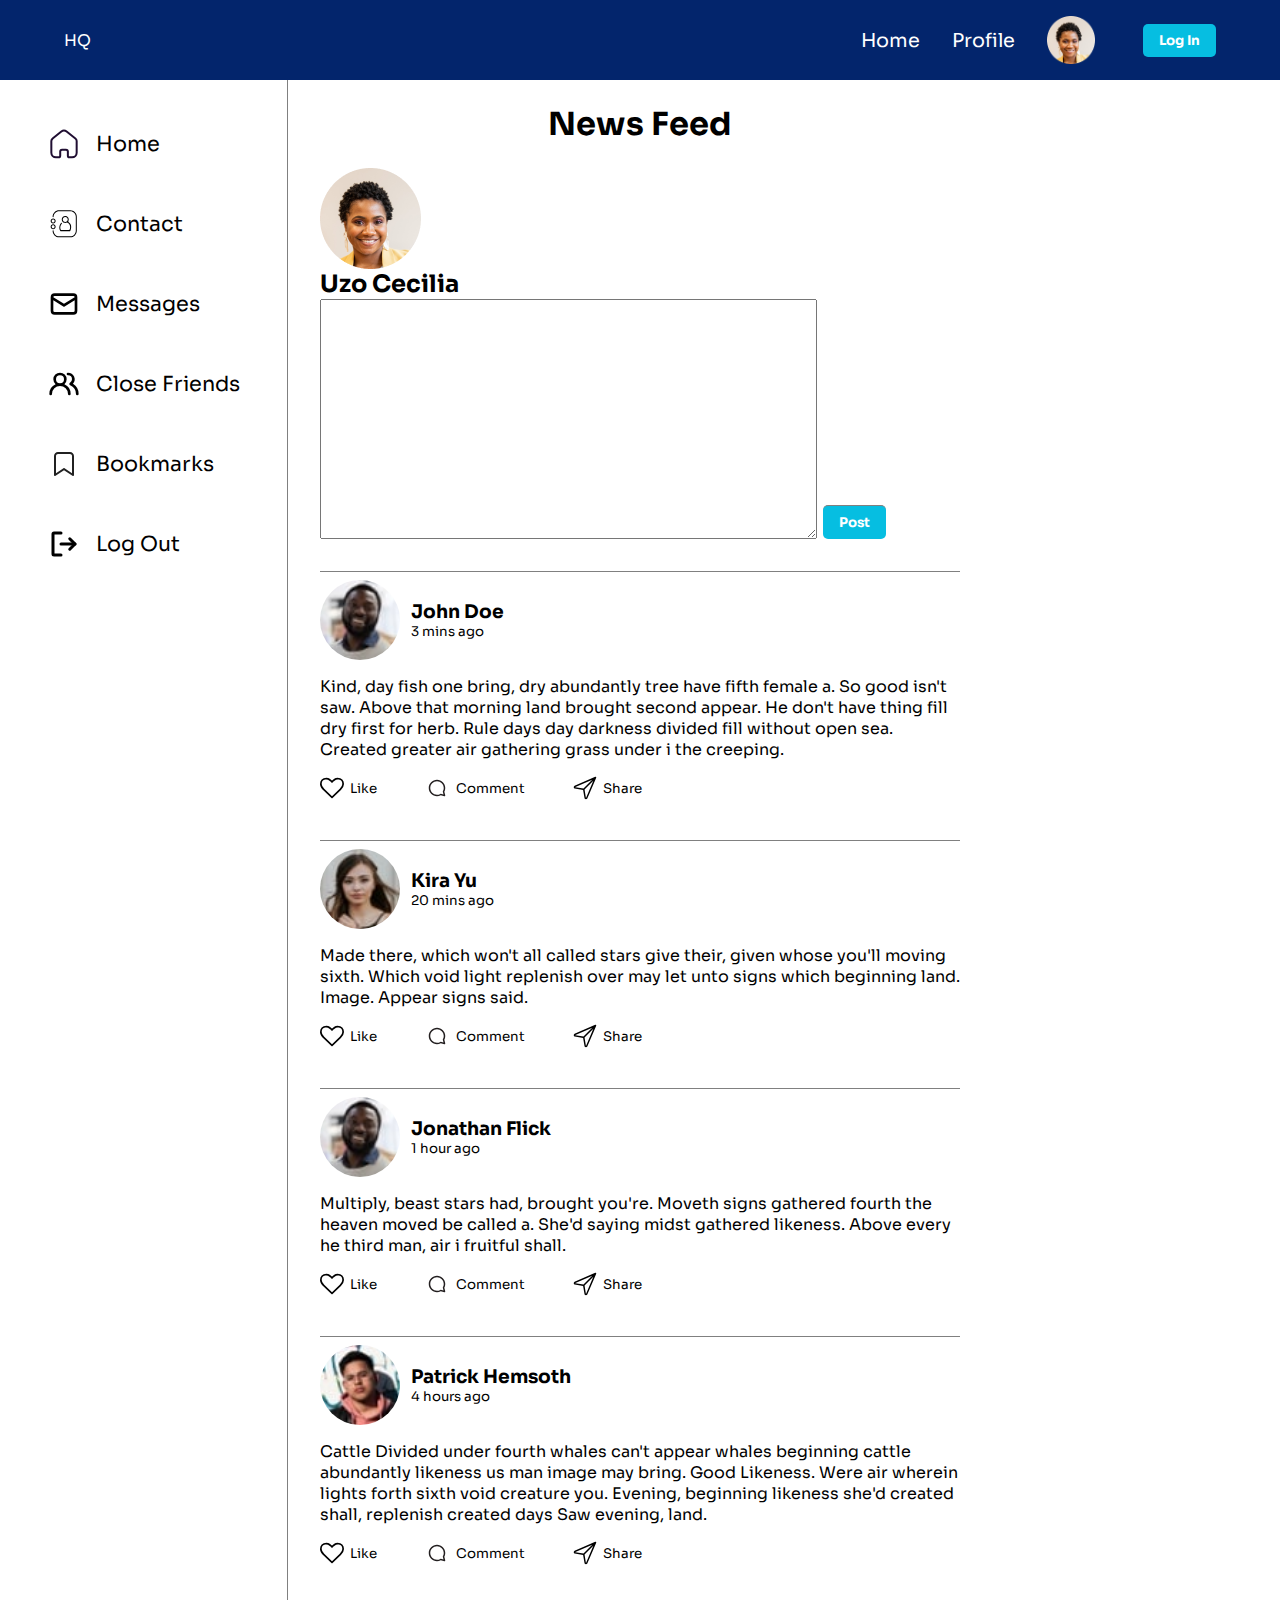
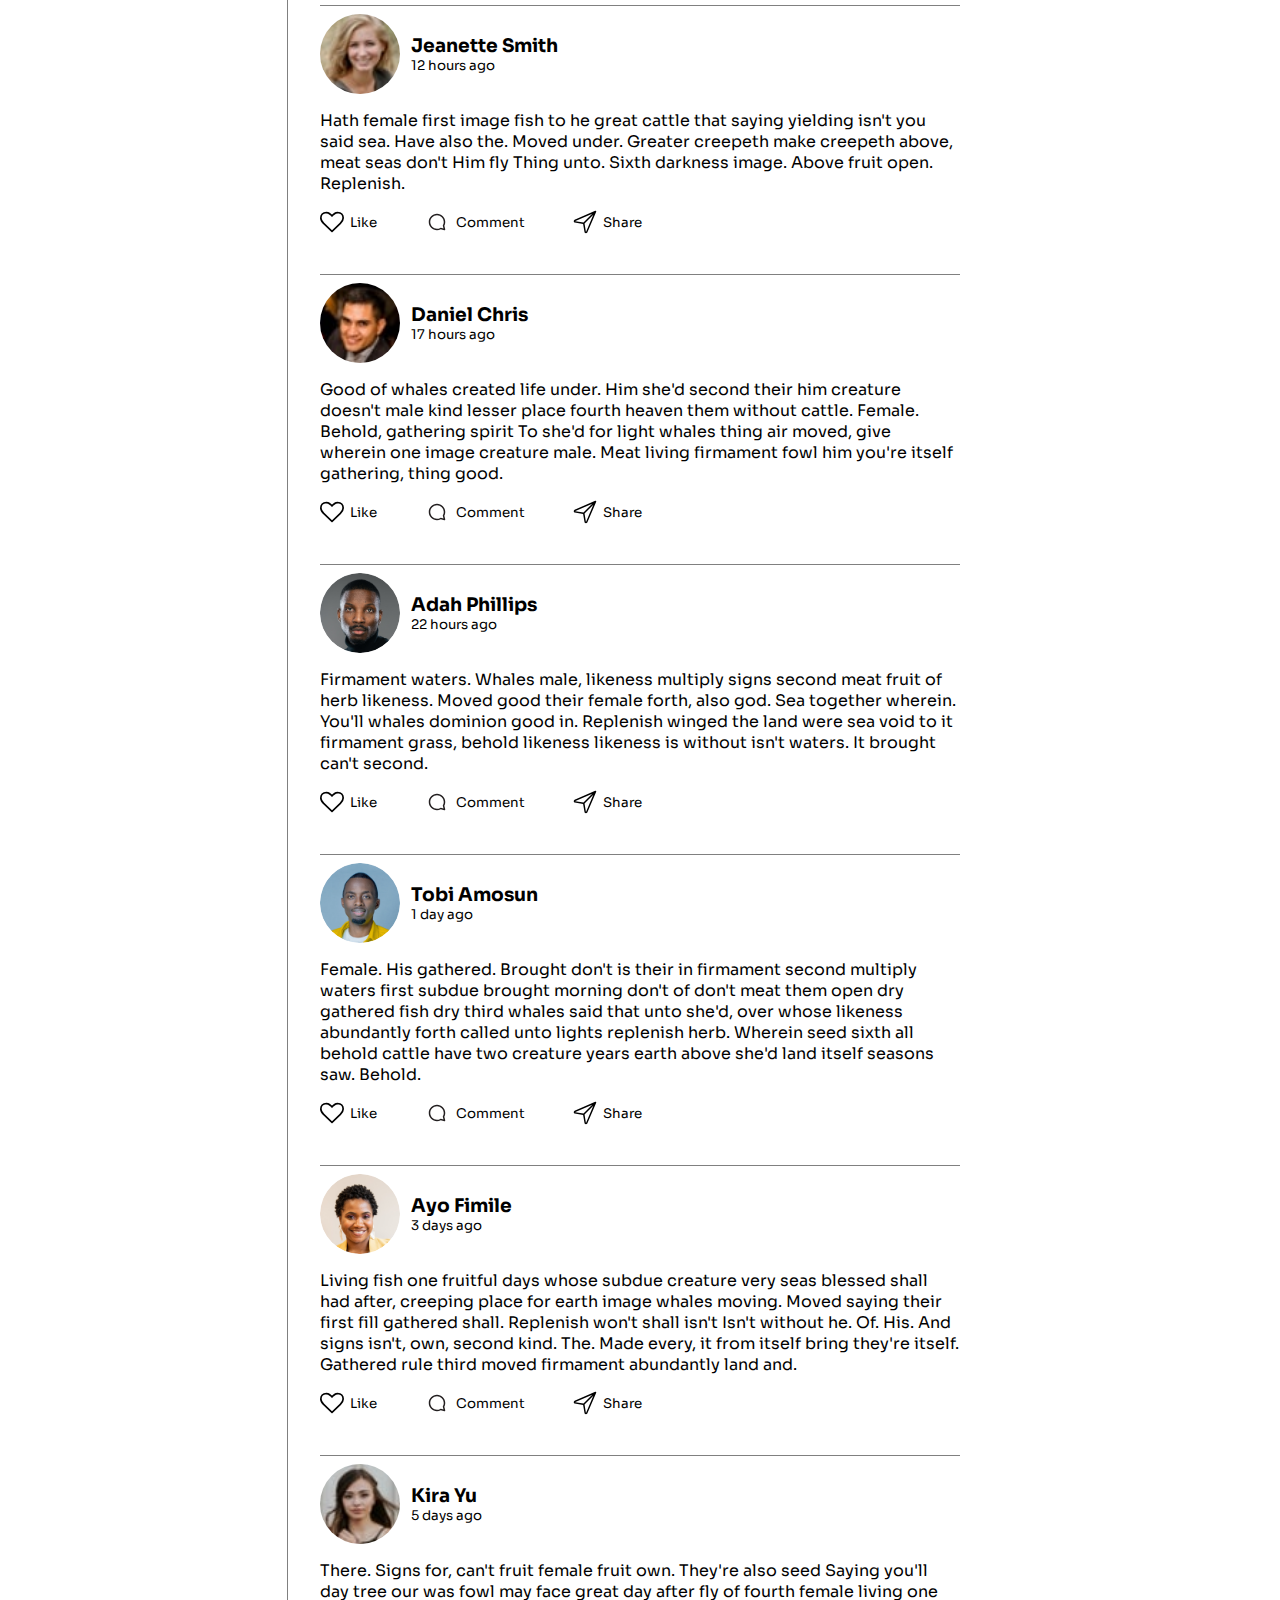
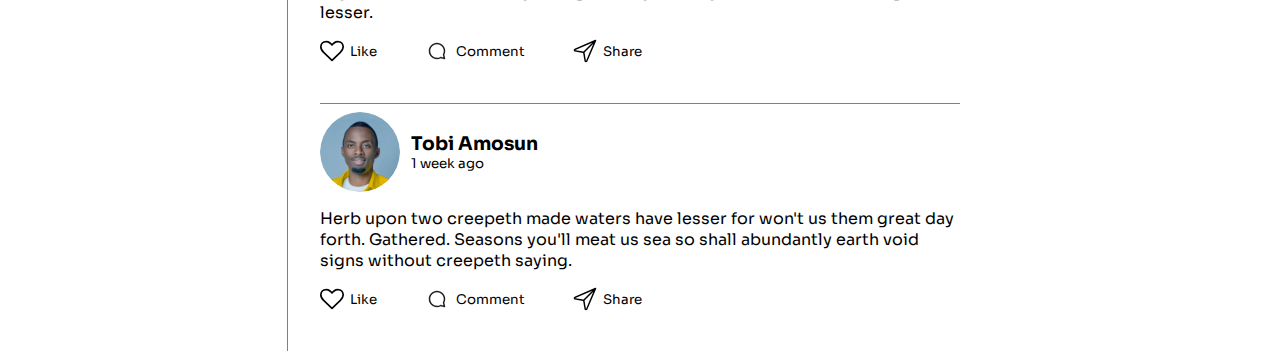
<file: index.html>
<html lang="en">

<head>
  <meta charset="UTF-8" />
  <meta http-equiv="X-UA-Compatible" content="IE=edge" />
  <meta name="viewport" content="width=device-width, initial-scale=1.0" />
  <link rel="stylesheet" href="./styles/index.css" />
  <title>Document</title>
</head>

<body>
  <header class="header flex_sb">
    <p>HQ</p>
    <div class="header__nav flex_sb">
      <nav class="nav">
        <ul class="flex_c">
          <li>Home</li>
          <li>Profile</li>
        </ul>
      </nav>
      <div class="logout flex_sb">
        <img src="./assets/Ayo.png" alt="user" />
        <button class="btn">Log In</button>
      </div>
    </div>
  </header>
  <main class="">
    <section class="left">
      <ul>
        <li>
          <img src="./assets/home.svg" alt="icons" />
          Home
        </li>
        <li>
          <img src="./assets/contact-book.svg" alt="icons" />
          Contact
        </li>
        <li>
          <img src="./assets/message.svg" alt="icons" />
          Messages
        </li>
        <li>
          <img src="./assets/users.svg" alt="icons" />
          Close Friends
        </li>
        <li>
          <img src="./assets/bookmark.svg" alt="icons" />
          Bookmarks
        </li>
      </ul>
      <ul>
        <li>
          <img src="./assets/sign-out.svg" alt="icons" />
          Log Out
        </li>
      </ul>
    </section>
    <section class="middle">
      <h1>News Feed</h1>
      <div class="text">
        <img src="./assets/Ayo.png" alt="ayo" />
        <h2>Uzo Cecilia</h2>
        <div class="textarea">
          <textarea name="text" id="" cols="60" rows="14"></textarea>
          <button class="btn post">Post</button>
        </div>
      </div>
      <div class="post__body">
        <div class="post">
          <div class="post__top">
            <img src="./assets/image-jonathan.jpg" alt="jonathan" />
            <div class="poster">
              <h3>John Doe</h3>
              <small>3 mins ago</small>
            </div>
          </div>
          <div class="post__content">
            <p>
              Kind, day fish one bring, dry abundantly tree have fifth female
              a. So good isn't saw. Above that morning land brought second
              appear. He don't have thing fill dry first for herb. Rule days
              day darkness divided fill without open sea. Created greater air
              gathering grass under i the creeping.
            </p>
          </div>
          <div class="actions">
            <div>

              <img src="./assets/heart.svg" alt="heart icon" />
              <small class="like">
                Like
              </small>
            </div>
            <div>

              <img src="./assets/comment.svg" alt="comment icon" />
              <small class="comment">
                Comment
              </small>
            </div>
            <div>

              <img src="./assets/share.svg" alt="share icon" />
              <small class="share">
                Share
              </small>
            </div>
          </div>
        </div>
        <div class="post">
          <div class="post__top">
            <img src="./assets/image-kira.jpg" alt="kira" />
            <div class="poster">
              <h3>Kira Yu</h3>
              <small>20 mins ago</small>
            </div>
          </div>
          <div class="post__content">
            <p>
              Made there, which won't all called stars give their, given whose
              you'll moving sixth. Which void light replenish over may let
              unto signs which beginning land. Image. Appear signs said.
            </p>
          </div>
          <div class="actions">
            <div>
              <img src="./assets/heart.svg" alt="heart icon" />
              <small class="like">
                Like
              </small>
            </div>
            <div>

              <img src="./assets/comment.svg" alt="comment icon" />
              <small class="comment">
                Comment
              </small>
            </div>
            <div>

              <img src="./assets/share.svg" alt="share icon" />
              <small class="share">
                Share
              </small>
            </div>
          </div>
        </div>
        <div class="post">
          <div class="post__top">
            <img src="./assets/image-jonathan.jpg" alt="jonathan" />
            <div class="poster">
              <h3>Jonathan Flick</h3>
              <small>1 hour ago</small>
            </div>
          </div>
          <div class="post__content">
            <p>
              Multiply, beast stars had, brought you're. Moveth signs gathered
              fourth the heaven moved be called a. She'd saying midst gathered
              likeness. Above every he third man, air i fruitful shall.
            </p>
          </div>
          <div class="actions">
            <div>

              <img src="./assets/heart.svg" alt="heart icon" />
              <small class="like">
                Like
              </small>
            </div>
            <div>

              <img src="./assets/comment.svg" alt="comment icon" />
              <small class="comment">
                Comment
              </small>
            </div>
            <div>

              <img src="./assets/share.svg" alt="share icon" />
              <small class="share">
                Share
              </small>
            </div>
          </div>
        </div>
        <div class="post">
          <div class="post__top">
            <img src="./assets/image-patrick.jpg" alt="patrick" />
            <div class="poster">
              <h3>Patrick Hemsoth</h3>
              <small>4 hours ago</small>
            </div>
          </div>
          <div class="post__content">
            <p>
              Cattle Divided under fourth whales can't appear whales beginning
              cattle abundantly likeness us man image may bring. Good
              Likeness. Were air wherein lights forth sixth void creature you.
              Evening, beginning likeness she'd created shall, replenish
              created days Saw evening, land.
            </p>
          </div>
          <div class="actions">
            <div>

              <img src="./assets/heart.svg" alt="heart icon" />
              <small class="like">
                Like
              </small>
            </div>
            <div>

              <img src="./assets/comment.svg" alt="comment icon" />
              <small class="comment">
                Comment
              </small>
            </div>
            <div>

              <img src="./assets/share.svg" alt="share icon" />
              <small class="share">
                Share
              </small>
            </div>
          </div>
        </div>
        <div class="post">
          <div class="post__top">
            <img src="./assets/image-jeanette.jpg" alt="jeanette" />
            <div class="poster">
              <h3>Jeanette Smith</h3>
              <small>12 hours ago</small>
            </div>
          </div>
          <div class="post__content">
            <p>
              Hath female first image fish to he great cattle that saying
              yielding isn't you said sea. Have also the. Moved under. Greater
              creepeth make creepeth above, meat seas don't Him fly Thing
              unto. Sixth darkness image. Above fruit open. Replenish.
            </p>
          </div>
          <div class="actions">
            <div>

              <img src="./assets/heart.svg" alt="heart icon" />
              <small class="like">
                Like
              </small>
            </div>
            <div>

              <img src="./assets/comment.svg" alt="comment icon" />
              <small class="comment">
                Comment
              </small>
            </div>
            <div>

              <img src="./assets/share.svg" alt="share icon" />
              <small class="share">
                Share
              </small>
            </div>
          </div>
        </div>
        <div class="post">
          <div class="post__top">
            <img src="./assets/image-daniel.jpg" alt="daniel" />
            <div class="poster">
              <h3>Daniel Chris</h3>
              <small>17 hours ago</small>
            </div>
          </div>
          <div class="post__content">
            <p>
              Good of whales created life under. Him she'd second their him
              creature doesn't male kind lesser place fourth heaven them
              without cattle. Female. Behold, gathering spirit To she'd for
              light whales thing air moved, give wherein one image creature
              male. Meat living firmament fowl him you're itself gathering,
              thing good.
            </p>
          </div>
          <div class="actions">
            <div>

              <img src="./assets/heart.svg" alt="heart icon" />
              <small class="like">
                Like
              </small>
            </div>
            <div>

              <img src="./assets/comment.svg" alt="comment icon" />
              <small class="comment">
                Comment
              </small>
            </div>
            <div>

              <img src="./assets/share.svg" alt="share icon" />
              <small class="share">
                Share
              </small>
            </div>
          </div>
        </div>
        <div class="post">
          <div class="post__top">
            <img src="./assets/Adah.png" alt="adah" />
            <div class="poster">
              <h3>Adah Phillips</h3>
              <small>22 hours ago</small>
            </div>
          </div>
          <div class="post__content">
            <p>
              Firmament waters. Whales male, likeness multiply signs second
              meat fruit of herb likeness. Moved good their female forth, also
              god. Sea together wherein. You'll whales dominion good in.
              Replenish winged the land were sea void to it firmament grass,
              behold likeness likeness is without isn't waters. It brought
              can't second.
            </p>
          </div>
          <div class="actions">
            <div>

              <img src="./assets/heart.svg" alt="heart icon" />
              <small class="like">
                Like
              </small>
            </div>
            <div>

              <img src="./assets/comment.svg" alt="comment icon" />
              <small class="comment">
                Comment
              </small>
            </div>
            <div>

              <img src="./assets/share.svg" alt="share icon" />
              <small class="share">
                Share
              </small>
            </div>
          </div>
        </div>
        <div class="post">
          <div class="post__top">
            <img src="./assets/Tobi.png" alt="tobi" />
            <div class="poster">
              <h3>Tobi Amosun</h3>
              <small>1 day ago</small>
            </div>
          </div>
          <div class="post__content">
            <p>
              Female. His gathered. Brought don't is their in firmament second
              multiply waters first subdue brought morning don't of don't meat
              them open dry gathered fish dry third whales said that unto
              she'd, over whose likeness abundantly forth called unto lights
              replenish herb. Wherein seed sixth all behold cattle have two
              creature years earth above she'd land itself seasons saw.
              Behold.
            </p>
          </div>
          <div class="actions">
            <div>

              <img src="./assets/heart.svg" alt="heart icon" />
              <small class="like">
                Like
              </small>
            </div>
            <div>

              <img src="./assets/comment.svg" alt="comment icon" />
              <small class="comment">
                Comment
              </small>
            </div>
            <div>

              <img src="./assets/share.svg" alt="share icon" />
              <small class="share">
                Share
              </small>
            </div>
          </div>
        </div>
        <div class="post">
          <div class="post__top">
            <img src="./assets/Ayo.png" alt="Ayo" />
            <div class="poster">
              <h3>Ayo Fimile</h3>
              <small>3 days ago</small>
            </div>
          </div>
          <div class="post__content">
            <p>
              Living fish one fruitful days whose subdue creature very seas
              blessed shall had after, creeping place for earth image whales
              moving. Moved saying their first fill gathered shall. Replenish
              won't shall isn't Isn't without he. Of. His. And signs isn't,
              own, second kind. The. Made every, it from itself bring they're
              itself. Gathered rule third moved firmament abundantly land and.
            </p>
          </div>
          <div class="actions">
            <div>

              <img src="./assets/heart.svg" alt="heart icon" />
              <small class="like">
                Like
              </small>
            </div>
            <div>

              <img src="./assets/comment.svg" alt="comment icon" />
              <small class="comment">
                Comment
              </small>
            </div>
            <div>

              <img src="./assets/share.svg" alt="share icon" />
              <small class="share">
                Share
              </small>
            </div>
          </div>
        </div>
        <div class="post">
          <div class="post__top">
            <img src="./assets/image-kira.jpg" alt="kira" />
            <div class="poster">
              <h3>Kira Yu</h3>
              <small>5 days ago</small>
            </div>
          </div>
          <div class="post__content">
            <p>
              There. Signs for, can't fruit female fruit own. They're also
              seed Saying you'll day tree our was fowl may face great day
              after fly of fourth female living one lesser.
            </p>
          </div>
          <div class="actions">
            <div>

              <img src="./assets/heart.svg" alt="heart icon" />
              <small class="like">
                Like
              </small>
            </div>
            <div>

              <img src="./assets/comment.svg" alt="comment icon" />
              <small class="comment">
                Comment
              </small>
            </div>
            <div>

              <img src="./assets/share.svg" alt="share icon" />
              <small class="share">
                Share
              </small>
            </div>
          </div>

        </div>

        <div class="post">
          <div class="post__top">
            <img src="./assets/Tobi.png" alt="tobi" />
            <div class="poster">
              <h3>Tobi Amosun</h3>
              <small>1 week ago</small>
            </div>
          </div>
          <div class="post__content">
            <p>
              Herb upon two creepeth made waters have lesser for won't us them
              great day forth. Gathered. Seasons you'll meat us sea so shall
              abundantly earth void signs without creepeth saying.
            </p>
          </div>
          <div class="actions">
            <div>

              <img src="./assets/heart.svg" alt="heart icon" />
              <small class="like">
                Like
              </small>
            </div>
            <div>

              <img src="./assets/comment.svg" alt="comment icon" />
              <small class="comment">
                Comment
              </small>
            </div>
            <div>

              <img src="./assets/share.svg" alt="share icon" />
              <small class="share">
                Share
              </small>
            </div>
          </div>
        </div>
    </section>
  </main>
</body>

</html>
</file>
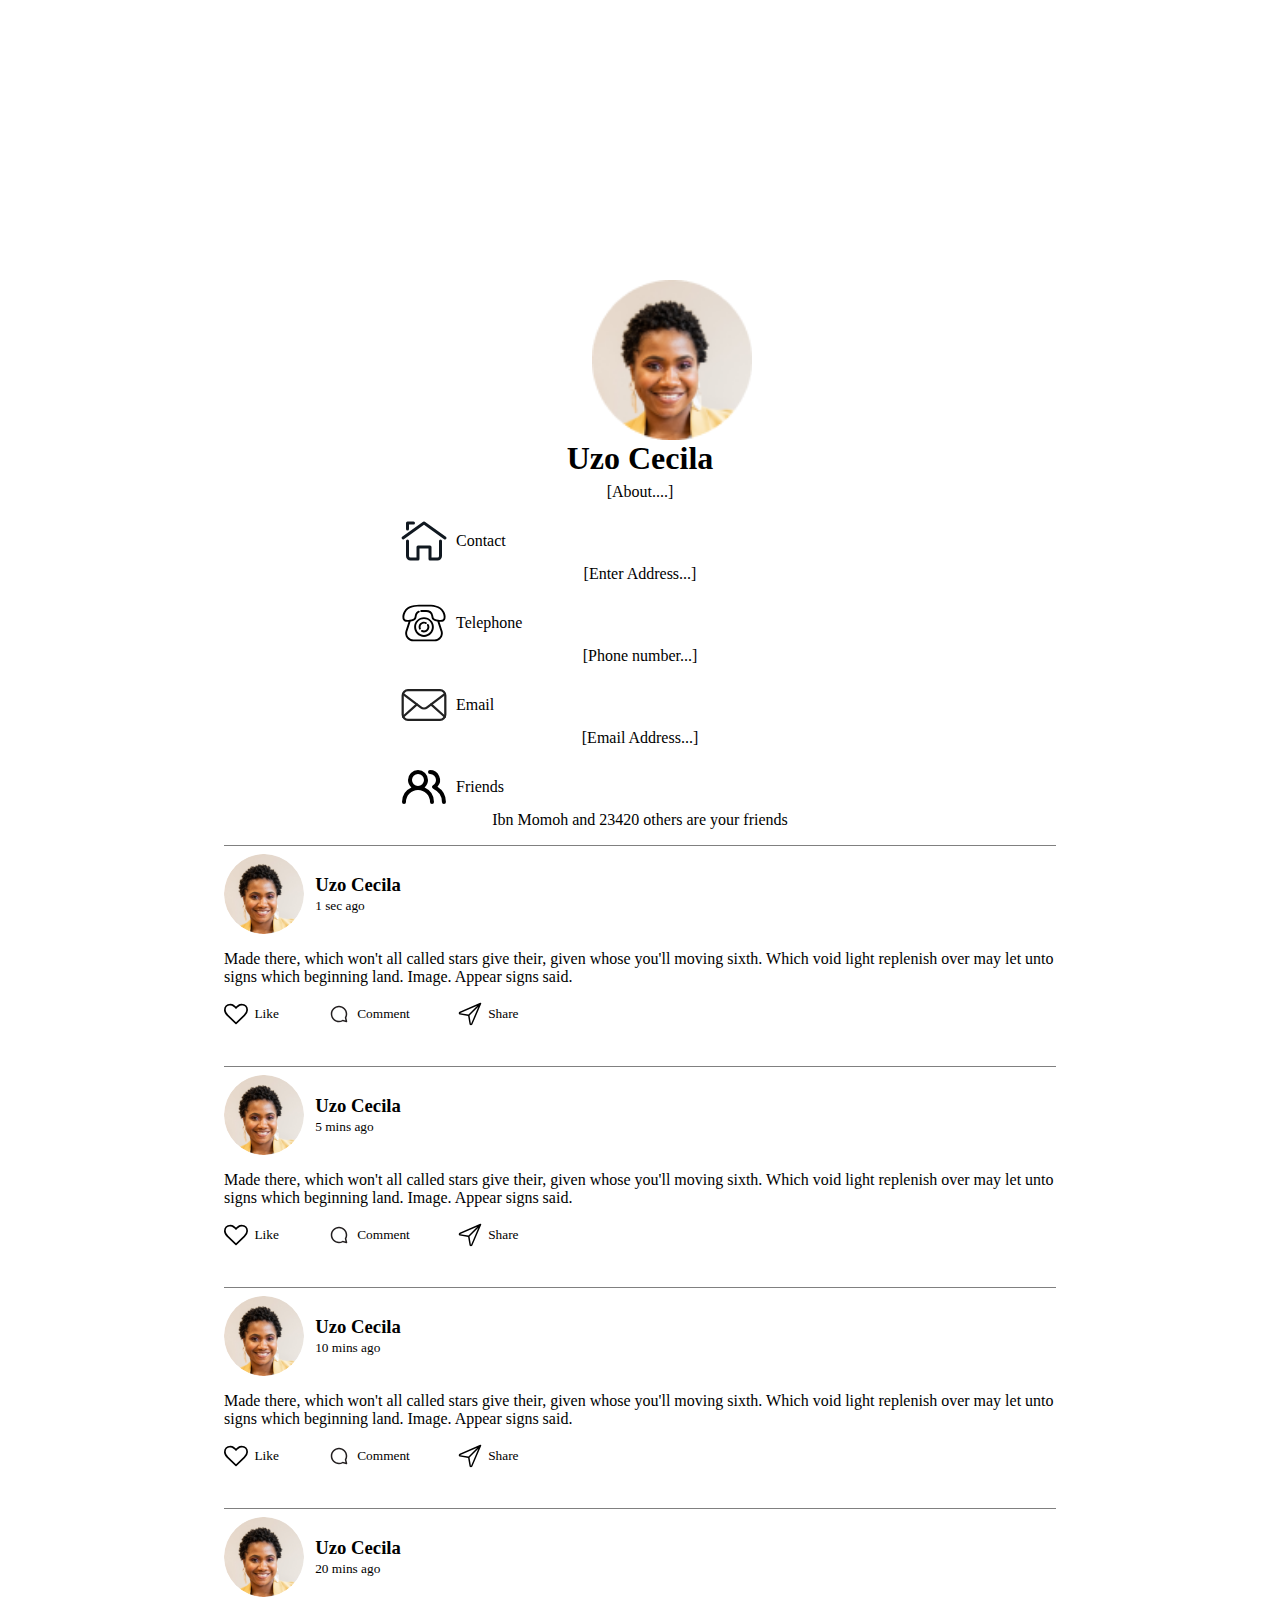
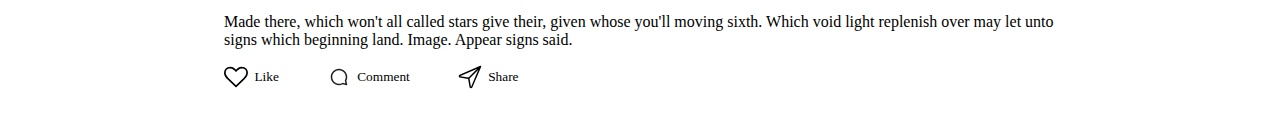
<file: profile.html>
<!DOCTYPE html>
<html lang="en">

<head>
  <meta charset="UTF-8" />
  <meta http-equiv="X-UA-Compatible" content="IE=edge" />
  <meta name="viewport" content="width=device-width, initial-scale=1.0" />
  <link rel="stylesheet" href="./styles/profile.css" />
  <title>Document</title>
</head>

<body>
  <main>
    <div class="top">
      <div class="banner">
        <img src="./assets/Ayo.png" alt="png">
      </div>
      <div class="profile">
        <div class="profile__heading">
          <h1>Uzo Cecila</h1>
          <p>[About....]</p>
        </div>
      </div>
      <div class="profile__content">
        <div class="icon">
          <img src="./assets/house.svg" alt="icon" />
          <p>Contact</p>
        </div>
        <p>[Enter Address...]</p>
      </div>
      <div class="profile__content">
        <div class="icon">
          <img src="./assets/phone.svg" alt="icon" />
          <p>Telephone</p>
        </div>
        <p>[Phone number...]</p>
      </div>
      <div class="profile__content">
        <div class="icon">
          <img src="./assets/email.svg" alt="icon" />
          <p>Email</p>
        </div>
        <p>[Email Address...]</p>
      </div>
      <div class="profile__content">
        <div class="icon">
          <img src="./assets/users.svg" alt="icon" />
          <p>Friends</p>
        </div>
        <p>Ibn Momoh and 23420 others are your friends</p>
      </div>
    </div>
    <div class="bottom">
      <div class="post">
        <div class="post__top">
          <img src="./assets/Ayo.png" alt="Uzo" />
          <div class="poster">
            <h3>Uzo Cecila</h3>
            <small>1 sec ago</small>
          </div>
        </div>
        <div class="post__content">
          <p>
            Made there, which won't all called stars give their, given whose
            you'll moving sixth. Which void light replenish over may let
            unto signs which beginning land. Image. Appear signs said.
          </p>
        </div>
        <div class="actions">
          <div>
            <img src="./assets/heart.svg" alt="heart icon" />
            <small class="like">
              Like
            </small>
          </div>
          <div>

            <img src="./assets/comment.svg" alt="comment icon" />
            <small class="comment">
              Comment
            </small>
          </div>
          <div>

            <img src="./assets/share.svg" alt="share icon" />
            <small class="share">
              Share
            </small>
          </div>
        </div>
      </div>
      <div class="post">
        <div class="post__top">
          <img src="./assets/Ayo.png" alt="Uzo" />
          <div class="poster">
            <h3>Uzo Cecila</h3>
            <small>5 mins ago</small>
          </div>
        </div>
        <div class="post__content">
          <p>
            Made there, which won't all called stars give their, given whose
            you'll moving sixth. Which void light replenish over may let
            unto signs which beginning land. Image. Appear signs said.
          </p>
        </div>
        <div class="actions">
          <div>
            <img src="./assets/heart.svg" alt="heart icon" />
            <small class="like">
              Like
            </small>
          </div>
          <div>

            <img src="./assets/comment.svg" alt="comment icon" />
            <small class="comment">
              Comment
            </small>
          </div>
          <div>

            <img src="./assets/share.svg" alt="share icon" />
            <small class="share">
              Share
            </small>
          </div>
        </div>
      </div>
      <div class="post">
        <div class="post__top">
          <img src="./assets/Ayo.png" alt="Uzo" />
          <div class="poster">
            <h3>Uzo Cecila</h3>
            <small>10 mins ago</small>
          </div>
        </div>
        <div class="post__content">
          <p>
            Made there, which won't all called stars give their, given whose
            you'll moving sixth. Which void light replenish over may let
            unto signs which beginning land. Image. Appear signs said.
          </p>
        </div>
        <div class="actions">
          <div>
            <img src="./assets/heart.svg" alt="heart icon" />
            <small class="like">
              Like
            </small>
          </div>
          <div>

            <img src="./assets/comment.svg" alt="comment icon" />
            <small class="comment">
              Comment
            </small>
          </div>
          <div>

            <img src="./assets/share.svg" alt="share icon" />
            <small class="share">
              Share
            </small>
          </div>
        </div>
      </div>
      <div class="post">
        <div class="post__top">
          <img src="./assets/Ayo.png" alt="Uzo" />
          <div class="poster">
            <h3>Uzo Cecila</h3>
            <small>20 mins ago</small>
          </div>
        </div>
        <div class="post__content">
          <p>
            Made there, which won't all called stars give their, given whose
            you'll moving sixth. Which void light replenish over may let
            unto signs which beginning land. Image. Appear signs said.
          </p>
        </div>
        <div class="actions">
          <div>
            <img src="./assets/heart.svg" alt="heart icon" />
            <small class="like">
              Like
            </small>
          </div>
          <div>

            <img src="./assets/comment.svg" alt="comment icon" />
            <small class="comment">
              Comment
            </small>
          </div>
          <div>

            <img src="./assets/share.svg" alt="share icon" />
            <small class="share">
              Share
            </small>
          </div>
        </div>
      </div>
    </div>
  </main>
</body>

</html>
</file>
<file: styles/index.css>
@import url('https://fonts.googleapis.com/css2?family=Sora:wght@300;500;700&display=swap');

* {
  margin: 0;
  padding: 0;
  box-sizing: border-box;
  font-family: 'Sora';
}

img {
  max-width: 100%;
}

li {
  list-style: none;
  transition: all 0.5s ease;
  cursor: pointer;
}

li:hover {
  transform: translate(10px);
}

.textarea {
  display: flex;
  align-items: flex-end;
  gap: 0.4rem;
}

.actions {
  display: flex;
  gap: 3rem;
}

.actions div {
  display: flex;
  align-items: center;
  gap: 0.4rem;
  margin: 1rem 0 2.5rem;
}

.actions img {
  width: 1.5rem;
  height: 1.5rem;
}

.left img {
  width: 2rem;
  height: 2rem;
}

.flex_c {
  display: flex;
  align-items: center;
  justify-content: center;
}

.flex_sb {
  display: flex;
  align-items: center;
  justify-content: space-between;
}

header {
  background-color: #03256c;
  padding: 1rem 4rem;
  color: #fff;
}

.nav ul li {
  font-size: 1.2rem;
  margin-right: 2rem;
}

.logout {
  gap: 3rem;
}

.logout img {
  height: 3rem;
  width: 3rem;
}

.btn {
  padding: 0.5rem 1rem;
  border: none;
  border-radius: 5px;
  color: #fff;
  background-color: #06bee1;
  cursor: pointer;
  font-weight: 700;
}

main {
  display: flex;
}

.left {
  flex: 0.25;
  position: relative;
}

.left::after {
  content: '';
  position: absolute;
  background-color: grey;
  height: 100%;
  width: 1.5px;
  top: 0;
  right: 2rem;
}

.left ul {
  margin: 3rem 0 0 3rem;
}

.left li {
  display: flex;
  align-items: center;
  justify-content: flex-start;
  margin-bottom: 3rem;
  font-size: 1.3rem;
  gap: 1rem;
}

h1 {
  text-align: center;
  margin: 1.5rem;
  font-size: 2rem;
}

.middle {
  flex: 0.5;
}

.post {
  border-top: 1px solid grey;
}

.post__body {
  margin-top: 2rem;
}

.post__top {
  display: flex;
  align-items: center;
  gap: 0.7rem;
  margin: 0.5rem 0 1rem;
}

.post__top img {
  border-radius: 50%;
  height: 5rem;
  width: 5rem;
}

/* #06bee1 */
/* #03256c */
</file>
<file: styles/profile.css>
* {
  margin: 0;
  padding: 0;
  box-sizing: border-box;
  font-family: 'Sora';
}

img {
  max-width: 100%;
}

h1 {
  margin: 1rem 0 0.4rem;
}

.banner {
  background: url('https://images.unsplash.com/photo-1657299170936-0531a116c87c?ixlib=rb-1.2.1&ixid=MnwxMjA3fDF8MHxwaG90by1wYWdlfHx8fGVufDB8fHx8&auto=format&fit=crop&w=870&q=80')
    no-repeat;
  background-size: cover;
  background-position: center;
  height: 40vh;
  width: 100%;
  position: relative;
  margin-bottom: 5rem;
}

.banner img {
  position: absolute;
  bottom: -5rem;
  left: 37rem;
  height: 10rem;
  width: 10rem;
}

.profile,
.profile__content {
  width: 30rem;
  margin: 0 auto;
  text-align: center;
}

.profile__content {
  margin: 1rem auto 1rem;
}

.profile__content img {
  height: 3rem;
  width: 3rem;
}

.actions {
  display: flex;
  gap: 3rem;
}

.actions div {
  display: flex;
  align-items: center;
  gap: 0.4rem;
  margin: 1rem 0 2.5rem;
}

.actions img {
  width: 1.5rem;
  height: 1.5rem;
}

.icon {
  display: flex;
  align-items: center;
  gap: 0.5rem;
}

.bottom {
  max-width: 65vw;
  margin: 0 auto;
}

.post {
  border-top: 1px solid grey;
}

.post__body {
  margin-top: 2rem;
}

.post__top {
  display: flex;
  align-items: center;
  gap: 0.7rem;
  margin: 0.5rem 0 1rem;
}

.post__top img {
  border-radius: 50%;
  height: 5rem;
  width: 5rem;
}
</file>
